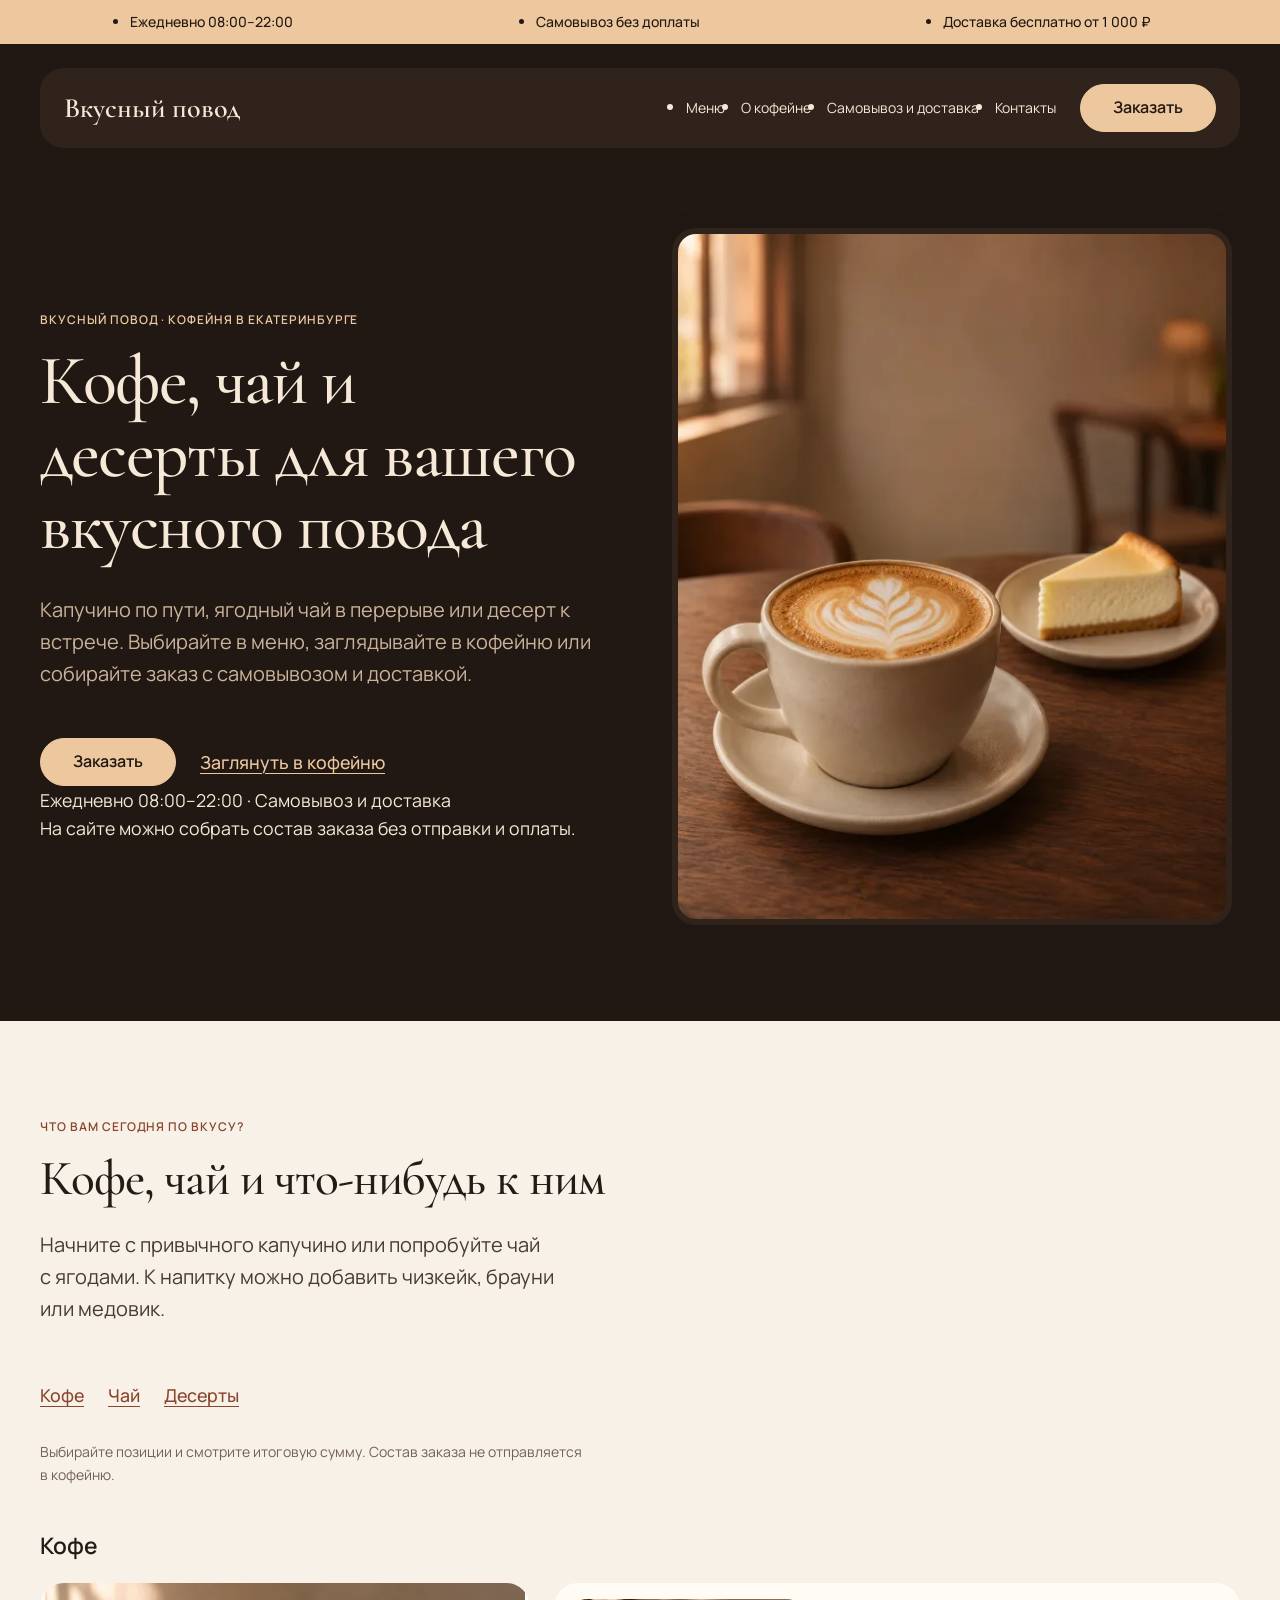
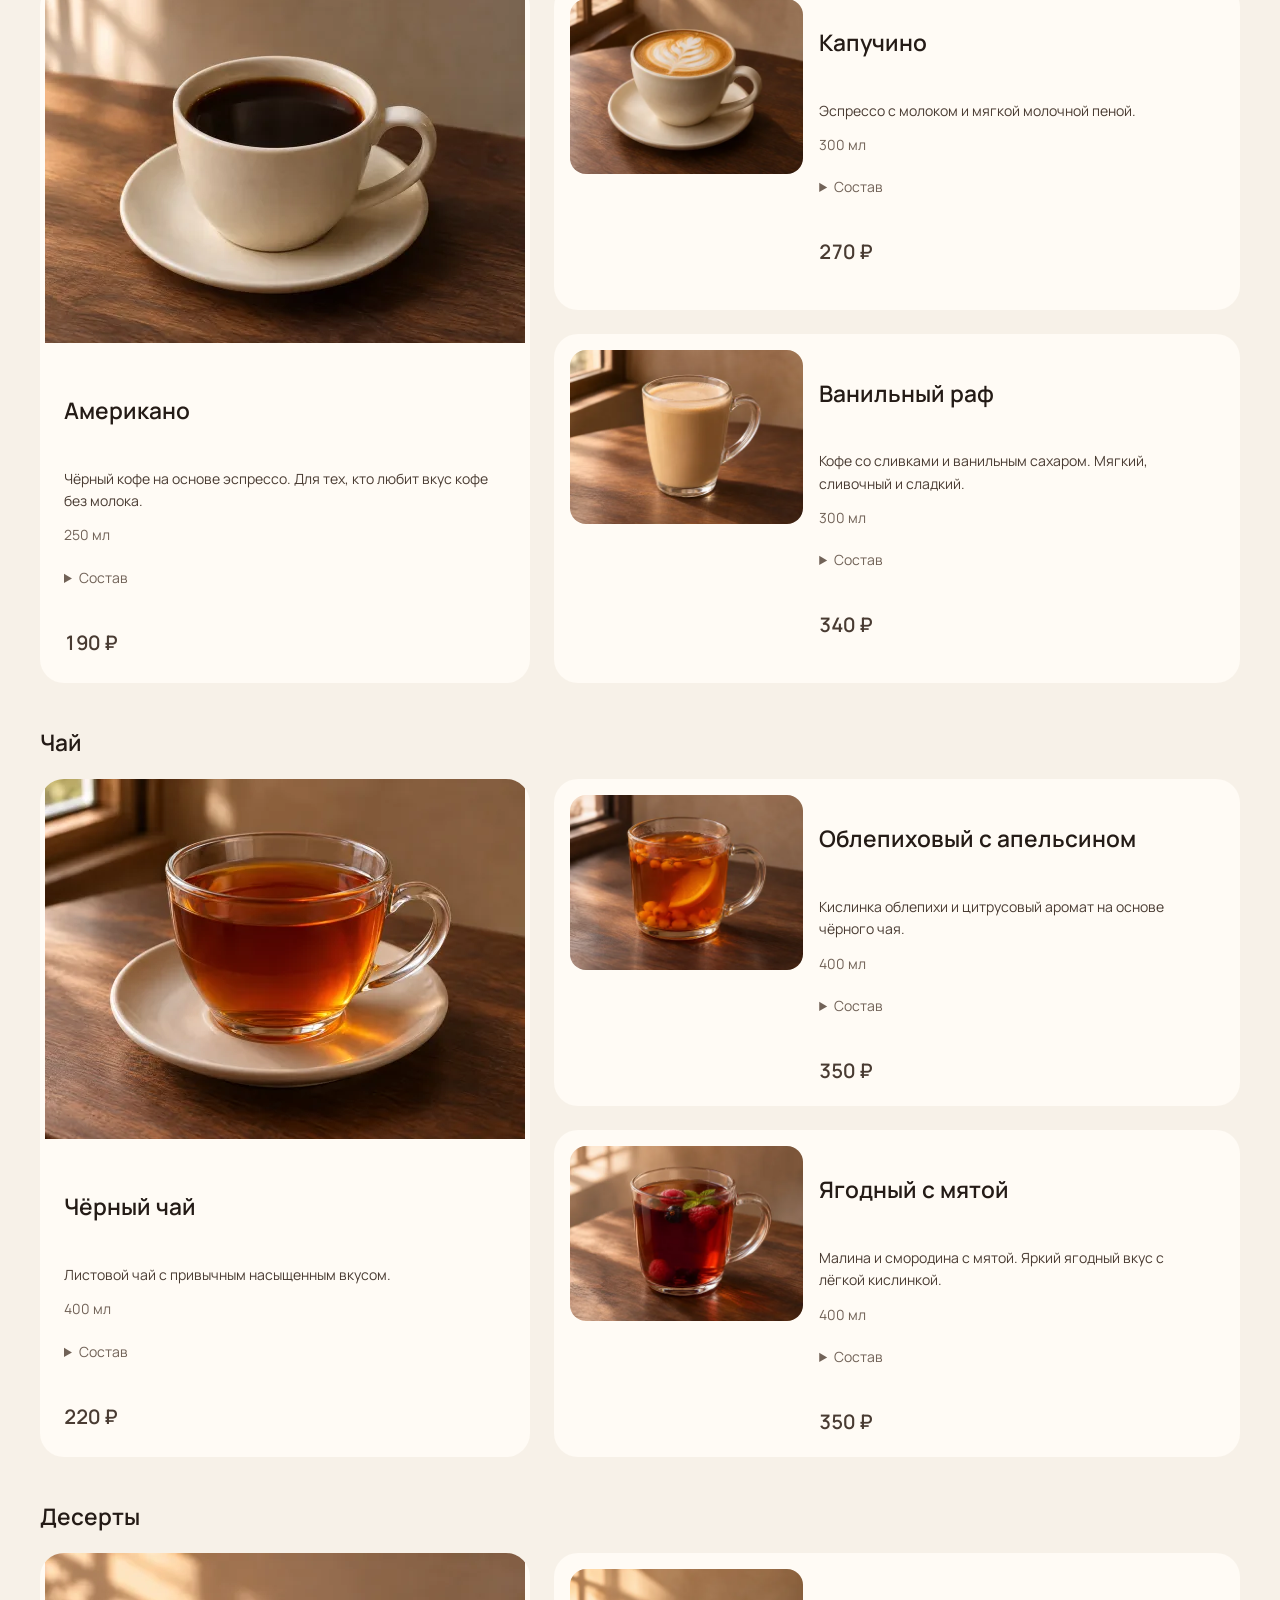
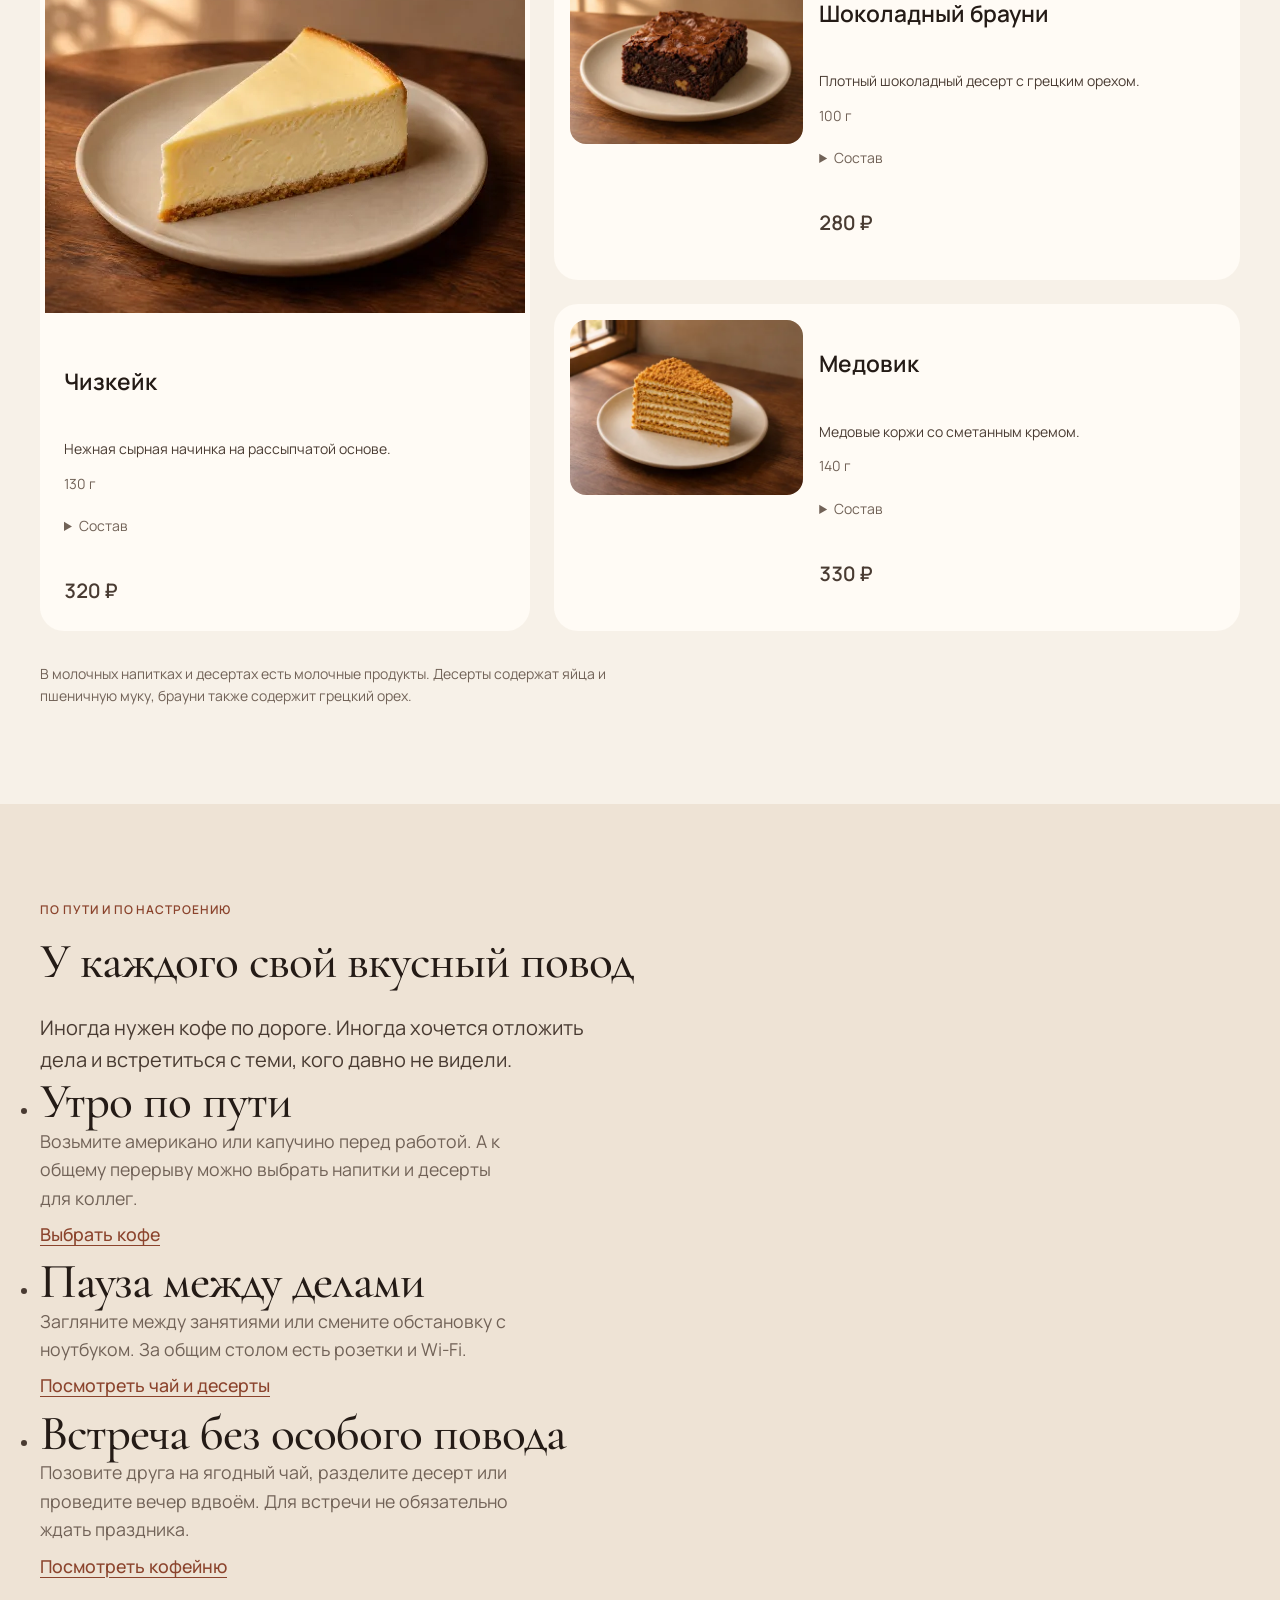
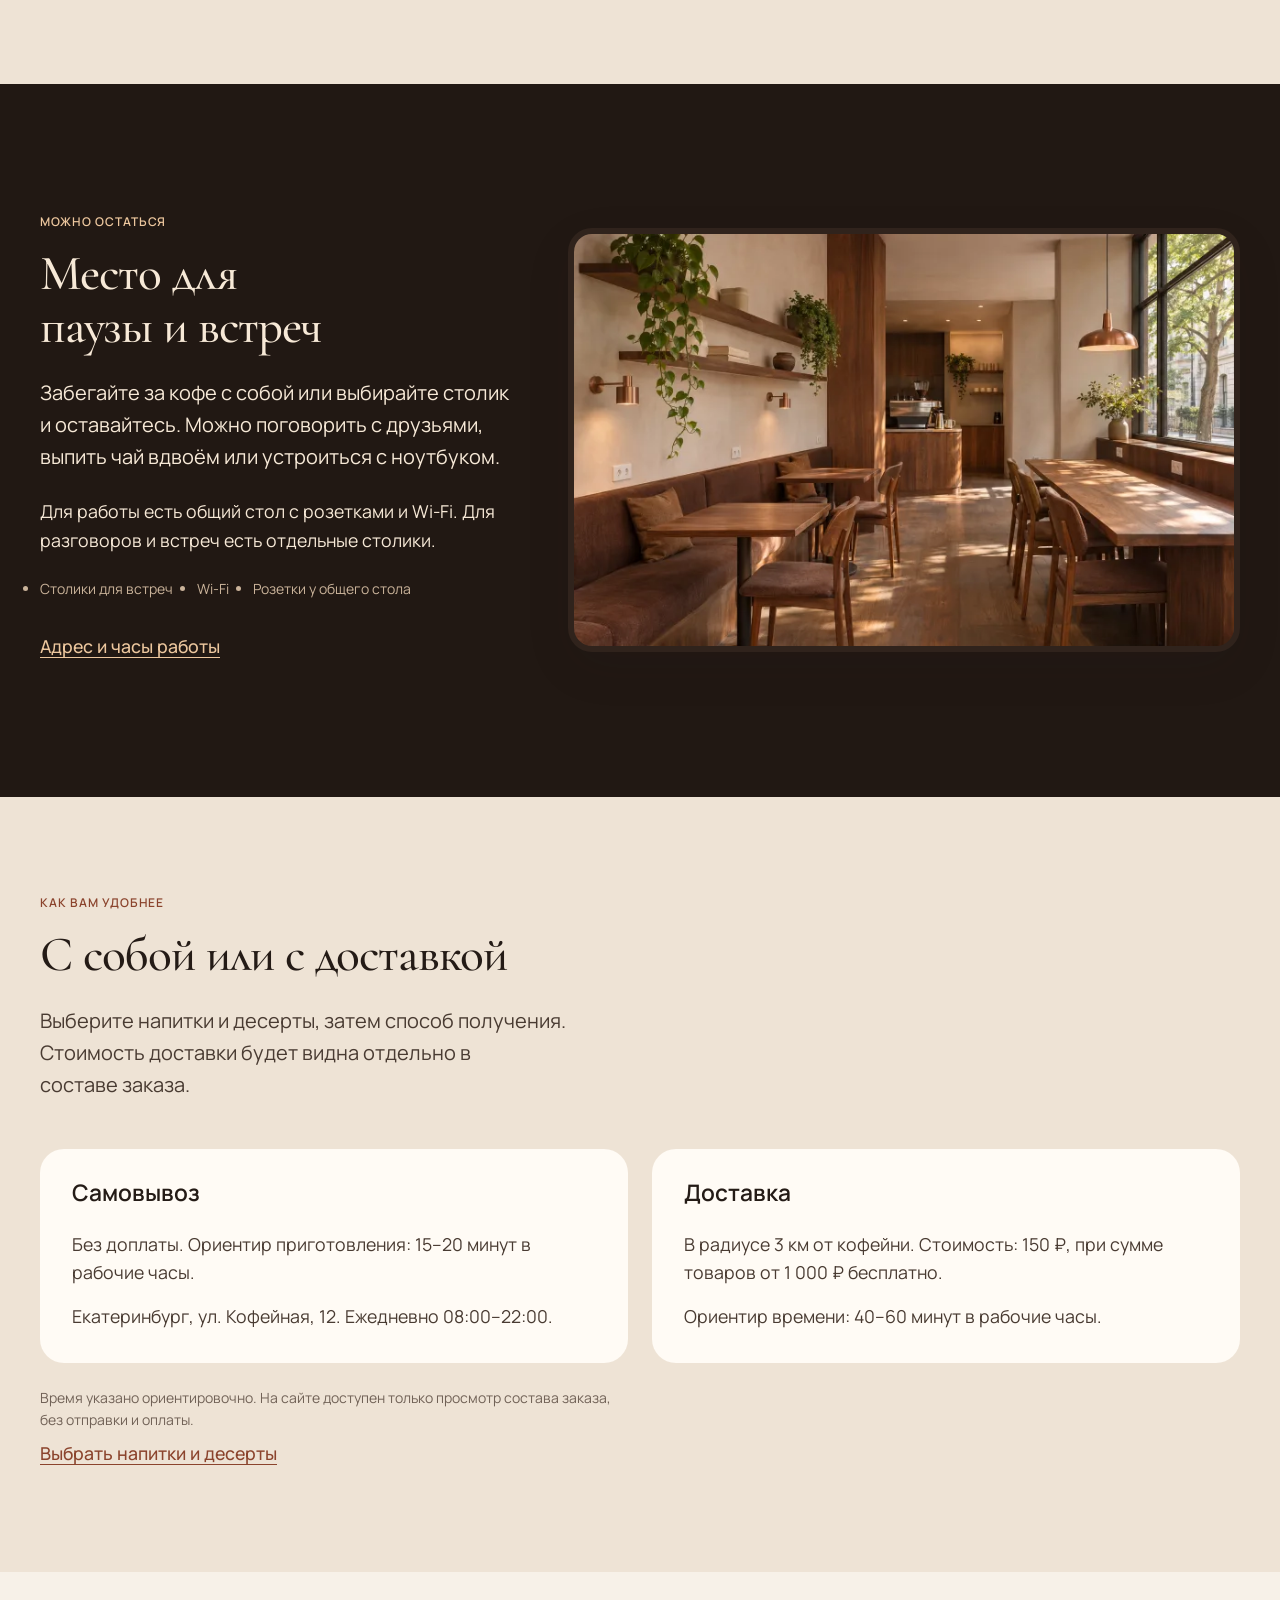
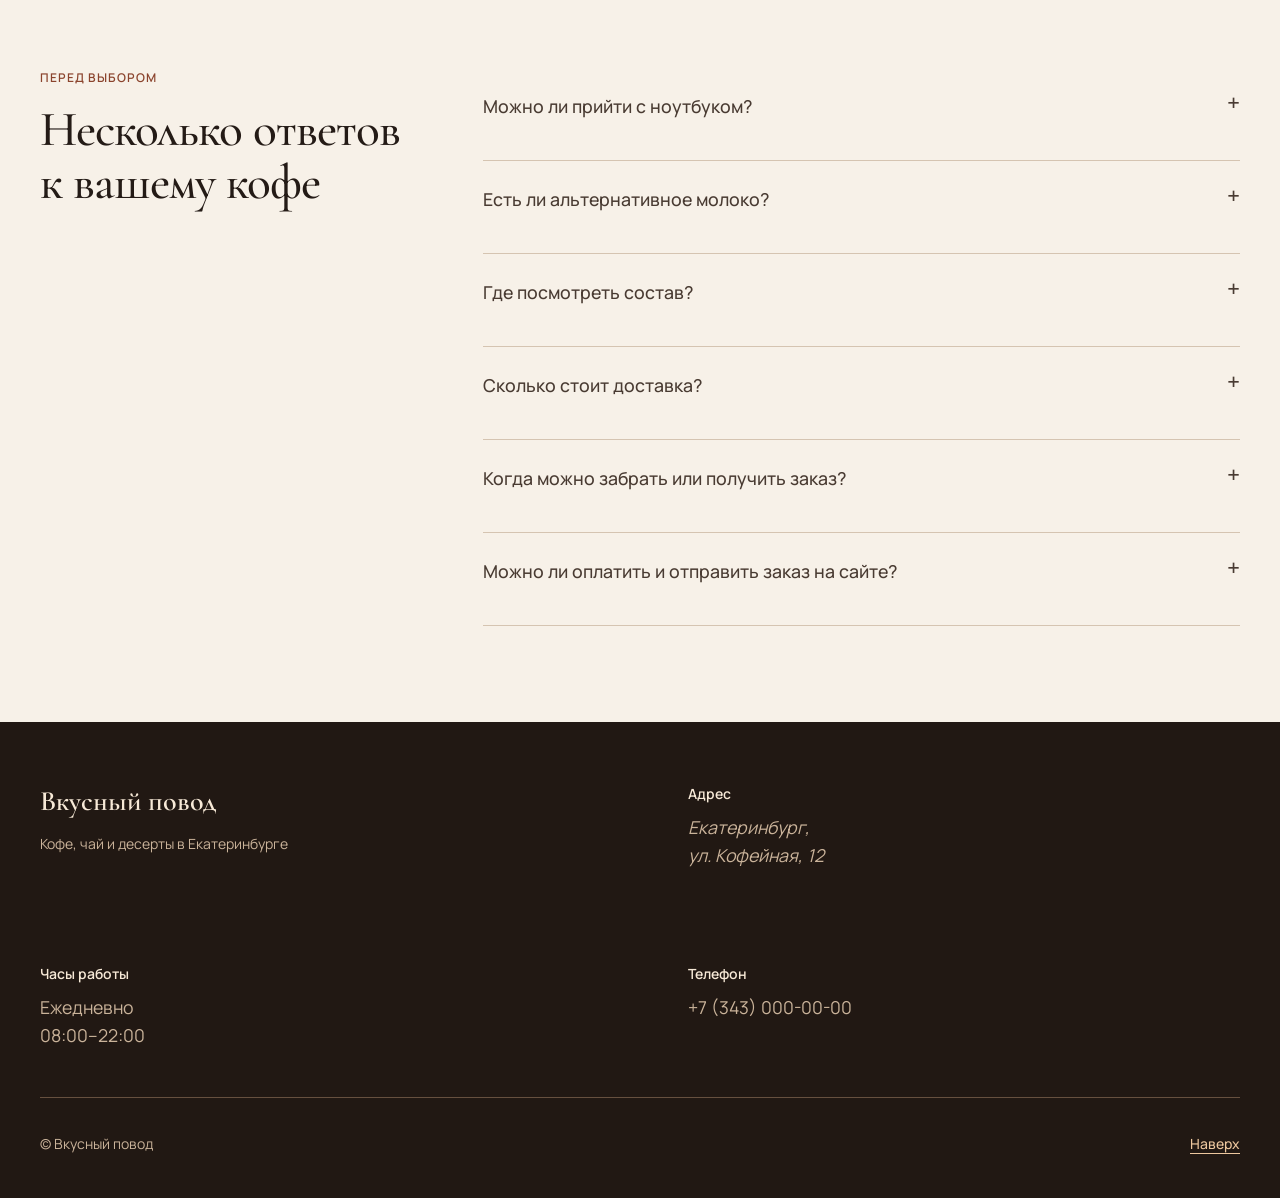
<file: index.html>
<!DOCTYPE html>
<html lang="ru">
    <head>
        <meta charset="UTF-8">
        <meta name="viewport" content="width=device-width, initial-scale=1.0">
        <meta
            name="description"
            content="Кофе от 190 ₽, авторские чаи и десерты в кофейне «Вкусный повод». Меню с ценами, самовывоз и доставка в Екатеринбурге. Соберите состав заказа на сайте.">
        <meta name="theme-color" content="#211813">
        <title>Вкусный повод | Кофе, чай и десерты в Екатеринбурге</title>
        <meta property="og:type" content="website">
        <meta property="og:site_name" content="Вкусный повод">
        <meta property="og:locale" content="ru_RU">
        <meta property="og:title" content="Вкусный повод. Кофе, чай и десерты">
        <meta
            property="og:description"
            content="Повод для утреннего кофе, перерыва и встречи. Посмотрите меню и соберите состав заказа с самовывозом или доставкой.">
        <meta property="og:image" content="assets/img/og-image.jpg">
        <meta property="og:image:type" content="image/jpeg">
        <meta property="og:image:width" content="1200">
        <meta property="og:image:height" content="630">
        <meta
            property="og:image:alt"
            content="Вкусный повод. Кофе, чай и десерты в Екатеринбурге">
        <meta name="twitter:card" content="summary_large_image">
        <script type="application/ld+json">
            {
                "@context": "https://schema.org",
                "@graph": [
                    {
                        "@type": "CafeOrCoffeeShop",
                        "name": "Вкусный повод",
                        "description": "Кофе, чай и десерты в Екатеринбурге. Самовывоз и доставка.",
                        "url": "./",
                        "image": "assets/img/hero/photo_1.webp",
                        "logo": "assets/icons/icon-512.png",
                        "address": {
                            "@type": "PostalAddress",
                            "streetAddress": "ул. Кофейная, 12",
                            "addressLocality": "Екатеринбург",
                            "addressCountry": "RU"
                        },
                        "openingHoursSpecification": [
                            {
                                "@type": "OpeningHoursSpecification",
                                "dayOfWeek": [
                                    "Monday",
                                    "Tuesday",
                                    "Wednesday",
                                    "Thursday",
                                    "Friday",
                                    "Saturday",
                                    "Sunday"
                                ],
                                "opens": "08:00",
                                "closes": "22:00"
                            }
                        ],
                        "priceRange": "190–350 ₽",
                        "hasMenu": "./#menu"
                    },
                    {
                        "@type": "FAQPage",
                        "mainEntity": [
                            {
                                "@type": "Question",
                                "name": "Можно ли прийти с ноутбуком?",
                                "acceptedAnswer": {
                                    "@type": "Answer",
                                    "text": "Да. У общего стола есть розетки и Wi-Fi. Мы открыты ежедневно с 08:00 до 22:00"
                                }
                            },
                            {
                                "@type": "Question",
                                "name": "Есть ли альтернативное молоко?",
                                "acceptedAnswer": {
                                    "@type": "Answer",
                                    "text": "В текущем меню капучино готовится на обычном молоке, раф на сливках. Замены молока и изменения рецептуры не предусмотрены"
                                }
                            },
                            {
                                "@type": "Question",
                                "name": "Где посмотреть состав?",
                                "acceptedAnswer": {
                                    "@type": "Answer",
                                    "text": "У каждой позиции в меню указан состав. Молочные напитки содержат молочные продукты. В десертах есть молочные продукты, яйца и пшеничная мука, в брауни также грецкий орех"
                                }
                            },
                            {
                                "@type": "Question",
                                "name": "Сколько стоит доставка?",
                                "acceptedAnswer": {
                                    "@type": "Answer",
                                    "text": "150 ₽ в радиусе 3 км от кофейни. При сумме товаров от 1 000 ₽ доставка бесплатная. При самовывозе доплаты нет"
                                }
                            },
                            {
                                "@type": "Question",
                                "name": "Когда можно забрать или получить заказ?",
                                "acceptedAnswer": {
                                    "@type": "Answer",
                                    "text": "Ориентир для самовывоза: 15–20 минут, для доставки: 40–60 минут в рабочие часы. Это ориентиры, а не гарантированное время. Выбор позиций на сайте не оформляет заказ"
                                }
                            },
                            {
                                "@type": "Question",
                                "name": "Можно ли оплатить и отправить заказ на сайте?",
                                "acceptedAnswer": {
                                    "@type": "Answer",
                                    "text": "Нет. Здесь можно выбрать позиции, изменить количество и посмотреть итоговую сумму. Состав не отправляется в кофейню, оплата и ввод личных данных не требуются"
                                }
                            }
                        ]
                    }
                ]
            }
        </script>
        <link
            rel="icon"
            href="assets/icons/favicon.svg?v=f28072225d"
            type="image/svg+xml"
            sizes="any">
        <link
            rel="apple-touch-icon"
            href="assets/icons/apple-touch-icon.png?v=7bb3af1282"
            sizes="180x180">
        <link rel="manifest" href="manifest.webmanifest?v=9e01f8e11c">
        <meta name="mobile-web-app-capable" content="yes">
        <meta name="apple-mobile-web-app-capable" content="yes">
        <meta name="apple-mobile-web-app-title" content="ВкусныйПовод">
        <meta name="apple-mobile-web-app-status-bar-style" content="black-translucent">
        <link
            rel="preload"
            href="assets/fonts/cormorant-garamond-cyrillic.woff2"
            as="font"
            type="font/woff2"
            crossorigin>
        <link
            rel="preload"
            href="assets/fonts/manrope-cyrillic.woff2"
            as="font"
            type="font/woff2"
            crossorigin>
        <link rel="stylesheet" href="assets/css/main.css">
        <script type="module" src="assets/js/main.js"></script>
    </head>
    <body id="top">
        <a class="skip-link" href="#main">Перейти к содержимому</a>
        <header class="site-header dark-mode" data-site-header>
            <aside
                class="announcement-bar"
                data-announcement-bar
                aria-label="Информация кофейни"
                tabindex="0"
            >
                <p class="sr-only">
                    Ежедневно 08:00–22:00. Самовывоз без доплаты. Доставка бесплатно от 1 000 ₽.
                </p>
                <div class="announcement-bar__viewport">
                    <div class="announcement-bar__track">
                        <ul class="announcement-bar__group" aria-hidden="true">
                            <li>Ежедневно 08:00–22:00</li>
                            <li>Самовывоз без доплаты</li>
                            <li>Доставка бесплатно от 1 000 ₽</li>
                        </ul>
                        <ul
                            class="announcement-bar__group announcement-bar__group--duplicate"
                            aria-hidden="true"
                        >
                            <li>Ежедневно 08:00–22:00</li>
                            <li>Самовывоз без доплаты</li>
                            <li>Доставка бесплатно от 1 000 ₽</li>
                        </ul>
                    </div>
                </div>
            </aside>
            <div class="site-header__panel">
                <div class="container">
                    <div class="site-header__inner">
                        <a class="brand" href="#top">
                            <span class="brand__name">Вкусный повод</span>
                        </a>
                        <nav
                            class="site-header__nav"
                            id="site-navigation"
                            aria-label="Основная навигация"
                            data-navigation
                        >
                            <ul class="site-header__list">
                                <li><a class="site-header__link" href="#menu">Меню</a></li>
                                <li><a class="site-header__link" href="#space">О кофейне</a></li>
                                <li>
                                    <a class="site-header__link" href="#delivery"
                                        >Самовывоз и доставка</a
                                    >
                                </li>
                                <li><a class="site-header__link" href="#contacts">Контакты</a></li>
                            </ul>
                        </nav>
                        <button
                            class="site-header__order"
                            type="button"
                            data-order-open
                            aria-haspopup="dialog"
                            aria-controls="order"
                            hidden
                        >
<svg width="24" height="24" viewBox="0 0 24 24" fill="none" stroke="currentColor" stroke-width="1.5" aria-hidden="true" focusable="false"><path d="M5 7h14l1 14H4L5 7Zm4 0V5a3 3 0 0 1 6 0v2"/></svg>
                            <span class="site-header__order-label">Корзина</span
                            ><output
                                class="site-header__count"
                                data-order-counter
                                aria-label="Позиций в заказе: 0"
                                >0</output
                            >
                        </button>
                        <a class="btn btn--primary site-header__cta" href="#menu">Заказать</a>
                        <button
                            class="site-header__toggle"
                            type="button"
                            aria-label="Открыть меню"
                            aria-expanded="false"
                            aria-controls="site-navigation"
                            data-navigation-toggle
                            data-label-open="Открыть меню"
                            data-label-close="Закрыть меню"
                            hidden
                        >
                            <svg
                                width="24"
                                height="24"
                                viewBox="0 0 24 24"
                                fill="none"
                                stroke="currentColor"
                                stroke-width="1.5"
                                aria-hidden="true"
                                focusable="false"
                            >
                                <path d="M4 7h16M4 12h16M4 17h16" />
                            </svg>
                        </button>
                    </div>
                </div>
            </div>
        </header>
        <div
            class="site-header__spacer dark-mode"
            data-header-spacer
            aria-hidden="true"
            hidden
        ></div>
        <main id="main" tabindex="-1">
            <section class="hero dark-mode" id="welcome" aria-labelledby="hero-title">
                <div class="container hero__inner">
                    <div class="hero__copy">
                        <p class="section__eyebrow">Вкусный повод · кофейня в Екатеринбурге</p>
                        <h1 class="hero__title" id="hero-title">
                            Кофе, чай и десерты для вашего вкусного повода
                        </h1>
                        <p class="hero__lead">
                            Капучино по пути, ягодный чай в перерыве или десерт к встрече. Выбирайте
                            в меню, заглядывайте в кофейню или собирайте заказ с самовывозом и
                            доставкой.
                        </p>
                        <div class="hero__actions">
                            <a class="btn btn--primary" href="#menu">Заказать</a
                            ><a class="text-link" href="#space">Заглянуть в кофейню</a>
                        </div>
                        <p class="hero__facts">Ежедневно 08:00–22:00 · Самовывоз и доставка</p>
                        <p class="hero__note">
                            На сайте можно собрать состав заказа без отправки и оплаты.
                        </p>
                    </div>
                    <figure class="hero__visual media-frame">
                        <img
                            class="media-frame__image"
                            src="assets/img/hero/photo_1.webp"
                            srcset="
                                assets/img/hero/photo_1.webp    1x,
                                assets/img/hero/photo_1@2x.webp 2x
                            "
                            width="560"
                            height="700"
                            alt="Капучино и чизкейк на деревянном столе"
                            loading="eager"
                            fetchpriority="high">
                    </figure>
                </div>
            </section>
            <section class="section menu" id="menu" aria-labelledby="menu-title">
                <div class="container">
                    <div class="menu__intro">
                        <div>
                            <p class="section__eyebrow">Что вам сегодня по вкусу?</p>
                            <h2
                                class="section__title"
                                id="menu-title"
                                data-order-menu-focus
                                tabindex="-1"
                            >
                                Кофе, чай и что-нибудь к ним
                            </h2>
                            <p class="section__lead">
                                Начните с привычного капучино или попробуйте чай с ягодами. К
                                напитку можно добавить чизкейк, брауни или медовик.
                            </p>
                        </div>
                    </div>
                    <nav class="menu__categories" aria-label="Категории меню">
                        <a class="text-link" href="#coffee">Кофе</a
                        ><a class="text-link" href="#tea">Чай</a
                        ><a class="text-link" href="#desserts">Десерты</a>
                    </nav>
                    <p class="menu__note">
                        Выбирайте позиции и смотрите итоговую сумму. Состав заказа не отправляется в
                        кофейню.
                    </p>
                    <noscript
                        ><p class="menu__note">
                            Для выбора позиций включите JavaScript. Меню, составы и цены доступны
                            без него.
                        </p></noscript
                    >
                    <div class="menu__category" id="coffee">
                        <h3 class="menu__category-title">Кофе</h3>
                        <ul class="menu__products">
                            <li
                                class="product-card product-card--featured"
                                data-product="americano"
                            >
                                <img
                                    class="product-card__image"
                                    src="assets/img/menu/photo_1.webp"
                                    srcset="
                                        assets/img/menu/photo_1.webp    1x,
                                        assets/img/menu/photo_1@2x.webp 2x
                                    "
                                    width="480"
                                    height="360"
                                    alt="Американо в керамической чашке"
                                    loading="lazy">
                                <article
                                    class="product-card__body"
                                    aria-labelledby="product-americano"
                                >
                                    <h4
                                        class="product-card__title"
                                        id="product-americano"
                                        data-product-name
                                    >
                                        Американо
                                    </h4>
                                    <p class="product-card__description">
                                        Чёрный кофе на основе эспрессо. Для тех, кто любит вкус кофе
                                        без молока.
                                    </p>
                                    <p class="product-card__portion">250 мл</p>
                                    <details class="product-card__ingredients">
                                        <summary>Состав</summary>
                                        <p>Эспрессо, вода.</p>
                                    </details>
                                    <div class="product-card__bottom">
                                        <data
                                            class="product-card__price"
                                            value="190"
                                            data-unit-price
                                            >190 ₽</data
                                        ><button
                                            class="btn btn--secondary"
                                            type="button"
                                            data-order-add="americano"
                                            aria-label="Добавить в заказ: Американо"
                                            hidden
                                        >
                                            Добавить
                                        </button>
                                    </div>
                                </article>
                            </li>
                            <li
                                class="product-card product-card--compact"
                                data-product="cappuccino"
                            >
                                <img
                                    class="product-card__image"
                                    src="assets/img/menu/photo_2.webp"
                                    srcset="
                                        assets/img/menu/photo_2.webp    1x,
                                        assets/img/menu/photo_2@2x.webp 2x
                                    "
                                    width="480"
                                    height="360"
                                    alt="Капучино с молочной пеной"
                                    loading="lazy">
                                <article
                                    class="product-card__body"
                                    aria-labelledby="product-cappuccino"
                                >
                                    <h4
                                        class="product-card__title"
                                        id="product-cappuccino"
                                        data-product-name
                                    >
                                        Капучино
                                    </h4>
                                    <p class="product-card__description">
                                        Эспрессо с молоком и мягкой молочной пеной.
                                    </p>
                                    <p class="product-card__portion">300 мл</p>
                                    <details class="product-card__ingredients">
                                        <summary>Состав</summary>
                                        <p>Эспрессо, молоко.</p>
                                    </details>
                                    <div class="product-card__bottom">
                                        <data
                                            class="product-card__price"
                                            value="270"
                                            data-unit-price
                                            >270 ₽</data
                                        ><button
                                            class="btn btn--secondary"
                                            type="button"
                                            data-order-add="cappuccino"
                                            aria-label="Добавить в заказ: Капучино"
                                            hidden
                                        >
                                            Добавить
                                        </button>
                                    </div>
                                </article>
                            </li>
                            <li
                                class="product-card product-card--compact"
                                data-product="vanilla-raf"
                            >
                                <img
                                    class="product-card__image"
                                    src="assets/img/menu/photo_3.webp"
                                    srcset="
                                        assets/img/menu/photo_3.webp    1x,
                                        assets/img/menu/photo_3@2x.webp 2x
                                    "
                                    width="480"
                                    height="360"
                                    alt="Ванильный раф в стеклянном стакане"
                                    loading="lazy">
                                <article
                                    class="product-card__body"
                                    aria-labelledby="product-vanilla-raf"
                                >
                                    <h4
                                        class="product-card__title"
                                        id="product-vanilla-raf"
                                        data-product-name
                                    >
                                        Ванильный раф
                                    </h4>
                                    <p class="product-card__description">
                                        Кофе со сливками и ванильным сахаром. Мягкий, сливочный и
                                        сладкий.
                                    </p>
                                    <p class="product-card__portion">300 мл</p>
                                    <details class="product-card__ingredients">
                                        <summary>Состав</summary>
                                        <p>Эспрессо, сливки, ванильный сахар.</p>
                                    </details>
                                    <div class="product-card__bottom">
                                        <data
                                            class="product-card__price"
                                            value="340"
                                            data-unit-price
                                            >340 ₽</data
                                        ><button
                                            class="btn btn--secondary"
                                            type="button"
                                            data-order-add="vanilla-raf"
                                            aria-label="Добавить в заказ: Ванильный раф"
                                            hidden
                                        >
                                            Добавить
                                        </button>
                                    </div>
                                </article>
                            </li>
                        </ul>
                    </div>
                    <div class="menu__category" id="tea">
                        <h3 class="menu__category-title">Чай</h3>
                        <ul class="menu__products">
                            <li
                                class="product-card product-card--featured"
                                data-product="black-tea"
                            >
                                <img
                                    class="product-card__image"
                                    src="assets/img/menu/photo_4.webp"
                                    srcset="
                                        assets/img/menu/photo_4.webp    1x,
                                        assets/img/menu/photo_4@2x.webp 2x
                                    "
                                    width="480"
                                    height="360"
                                    alt="Чёрный чай в прозрачной чашке"
                                    loading="lazy">
                                <article
                                    class="product-card__body"
                                    aria-labelledby="product-black-tea"
                                >
                                    <h4
                                        class="product-card__title"
                                        id="product-black-tea"
                                        data-product-name
                                    >
                                        Чёрный чай
                                    </h4>
                                    <p class="product-card__description">
                                        Листовой чай с привычным насыщенным вкусом.
                                    </p>
                                    <p class="product-card__portion">400 мл</p>
                                    <details class="product-card__ingredients">
                                        <summary>Состав</summary>
                                        <p>Чёрный листовой чай, вода.</p>
                                    </details>
                                    <div class="product-card__bottom">
                                        <data
                                            class="product-card__price"
                                            value="220"
                                            data-unit-price
                                            >220 ₽</data
                                        ><button
                                            class="btn btn--secondary"
                                            type="button"
                                            data-order-add="black-tea"
                                            aria-label="Добавить в заказ: Чёрный чай"
                                            hidden
                                        >
                                            Добавить
                                        </button>
                                    </div>
                                </article>
                            </li>
                            <li
                                class="product-card product-card--compact"
                                data-product="sea-buckthorn-tea"
                            >
                                <img
                                    class="product-card__image"
                                    src="assets/img/menu/photo_5.webp"
                                    srcset="
                                        assets/img/menu/photo_5.webp    1x,
                                        assets/img/menu/photo_5@2x.webp 2x
                                    "
                                    width="480"
                                    height="360"
                                    alt="Облепиховый чай с апельсином"
                                    loading="lazy">
                                <article
                                    class="product-card__body"
                                    aria-labelledby="product-sea-buckthorn-tea"
                                >
                                    <h4
                                        class="product-card__title"
                                        id="product-sea-buckthorn-tea"
                                        data-product-name
                                    >
                                        Облепиховый с апельсином
                                    </h4>
                                    <p class="product-card__description">
                                        Кислинка облепихи и цитрусовый аромат на основе чёрного чая.
                                    </p>
                                    <p class="product-card__portion">400 мл</p>
                                    <details class="product-card__ingredients">
                                        <summary>Состав</summary>
                                        <p>Чёрный чай, облепиха, апельсин, сахар, вода.</p>
                                    </details>
                                    <div class="product-card__bottom">
                                        <data
                                            class="product-card__price"
                                            value="350"
                                            data-unit-price
                                            >350 ₽</data
                                        ><button
                                            class="btn btn--secondary"
                                            type="button"
                                            data-order-add="sea-buckthorn-tea"
                                            aria-label="Добавить в заказ: Облепиховый с апельсином"
                                            hidden
                                        >
                                            Добавить
                                        </button>
                                    </div>
                                </article>
                            </li>
                            <li
                                class="product-card product-card--compact"
                                data-product="berry-mint-tea"
                            >
                                <img
                                    class="product-card__image"
                                    src="assets/img/menu/photo_6.webp"
                                    srcset="
                                        assets/img/menu/photo_6.webp    1x,
                                        assets/img/menu/photo_6@2x.webp 2x
                                    "
                                    width="480"
                                    height="360"
                                    alt="Ягодный чай с малиной, смородиной и мятой"
                                    loading="lazy">
                                <article
                                    class="product-card__body"
                                    aria-labelledby="product-berry-mint-tea"
                                >
                                    <h4
                                        class="product-card__title"
                                        id="product-berry-mint-tea"
                                        data-product-name
                                    >
                                        Ягодный с мятой
                                    </h4>
                                    <p class="product-card__description">
                                        Малина и смородина с мятой. Яркий ягодный вкус с лёгкой
                                        кислинкой.
                                    </p>
                                    <p class="product-card__portion">400 мл</p>
                                    <details class="product-card__ingredients">
                                        <summary>Состав</summary>
                                        <p>Чёрный чай, малина, смородина, мята, сахар, вода.</p>
                                    </details>
                                    <div class="product-card__bottom">
                                        <data
                                            class="product-card__price"
                                            value="350"
                                            data-unit-price
                                            >350 ₽</data
                                        ><button
                                            class="btn btn--secondary"
                                            type="button"
                                            data-order-add="berry-mint-tea"
                                            aria-label="Добавить в заказ: Ягодный с мятой"
                                            hidden
                                        >
                                            Добавить
                                        </button>
                                    </div>
                                </article>
                            </li>
                        </ul>
                    </div>
                    <div class="menu__category" id="desserts">
                        <h3 class="menu__category-title">Десерты</h3>
                        <ul class="menu__products">
                            <li
                                class="product-card product-card--featured"
                                data-product="cheesecake"
                            >
                                <img
                                    class="product-card__image"
                                    src="assets/img/menu/photo_7.webp"
                                    srcset="
                                        assets/img/menu/photo_7.webp    1x,
                                        assets/img/menu/photo_7@2x.webp 2x
                                    "
                                    width="480"
                                    height="360"
                                    alt="Кусочек чизкейка на светлой тарелке"
                                    loading="lazy">
                                <article
                                    class="product-card__body"
                                    aria-labelledby="product-cheesecake"
                                >
                                    <h4
                                        class="product-card__title"
                                        id="product-cheesecake"
                                        data-product-name
                                    >
                                        Чизкейк
                                    </h4>
                                    <p class="product-card__description">
                                        Нежная сырная начинка на рассыпчатой основе.
                                    </p>
                                    <p class="product-card__portion">130 г</p>
                                    <details class="product-card__ingredients">
                                        <summary>Состав</summary>
                                        <p>
                                            Сливочный сыр, сливки, яйца, пшеничная мука, сливочное
                                            масло, сахар.
                                        </p>
                                    </details>
                                    <div class="product-card__bottom">
                                        <data
                                            class="product-card__price"
                                            value="320"
                                            data-unit-price
                                            >320 ₽</data
                                        ><button
                                            class="btn btn--secondary"
                                            type="button"
                                            data-order-add="cheesecake"
                                            aria-label="Добавить в заказ: Чизкейк"
                                            hidden
                                        >
                                            Добавить
                                        </button>
                                    </div>
                                </article>
                            </li>
                            <li class="product-card product-card--compact" data-product="brownie">
                                <img
                                    class="product-card__image"
                                    src="assets/img/menu/photo_8.webp"
                                    srcset="
                                        assets/img/menu/photo_8.webp    1x,
                                        assets/img/menu/photo_8@2x.webp 2x
                                    "
                                    width="480"
                                    height="360"
                                    alt="Шоколадный брауни с грецким орехом"
                                    loading="lazy">
                                <article
                                    class="product-card__body"
                                    aria-labelledby="product-brownie"
                                >
                                    <h4
                                        class="product-card__title"
                                        id="product-brownie"
                                        data-product-name
                                    >
                                        Шоколадный брауни
                                    </h4>
                                    <p class="product-card__description">
                                        Плотный шоколадный десерт с грецким орехом.
                                    </p>
                                    <p class="product-card__portion">100 г</p>
                                    <details class="product-card__ingredients">
                                        <summary>Состав</summary>
                                        <p>
                                            Шоколад (какао, какао-масло, сахар), сливочное масло,
                                            яйца, пшеничная мука, сахар, грецкий орех.
                                        </p>
                                    </details>
                                    <div class="product-card__bottom">
                                        <data
                                            class="product-card__price"
                                            value="280"
                                            data-unit-price
                                            >280 ₽</data
                                        ><button
                                            class="btn btn--secondary"
                                            type="button"
                                            data-order-add="brownie"
                                            aria-label="Добавить в заказ: Шоколадный брауни"
                                            hidden
                                        >
                                            Добавить
                                        </button>
                                    </div>
                                </article>
                            </li>
                            <li
                                class="product-card product-card--compact"
                                data-product="honey-cake"
                            >
                                <img
                                    class="product-card__image"
                                    src="assets/img/menu/photo_9.webp"
                                    srcset="
                                        assets/img/menu/photo_9.webp    1x,
                                        assets/img/menu/photo_9@2x.webp 2x
                                    "
                                    width="480"
                                    height="360"
                                    alt="Кусочек медовика со сметанным кремом"
                                    loading="lazy">
                                <article
                                    class="product-card__body"
                                    aria-labelledby="product-honey-cake"
                                >
                                    <h4
                                        class="product-card__title"
                                        id="product-honey-cake"
                                        data-product-name
                                    >
                                        Медовик
                                    </h4>
                                    <p class="product-card__description">
                                        Медовые коржи со сметанным кремом.
                                    </p>
                                    <p class="product-card__portion">140 г</p>
                                    <details class="product-card__ingredients">
                                        <summary>Состав</summary>
                                        <p>
                                            Мёд, пшеничная мука, яйца, сливочное масло, сметана,
                                            сахар.
                                        </p>
                                    </details>
                                    <div class="product-card__bottom">
                                        <data
                                            class="product-card__price"
                                            value="330"
                                            data-unit-price
                                            >330 ₽</data
                                        ><button
                                            class="btn btn--secondary"
                                            type="button"
                                            data-order-add="honey-cake"
                                            aria-label="Добавить в заказ: Медовик"
                                            hidden
                                        >
                                            Добавить
                                        </button>
                                    </div>
                                </article>
                            </li>
                        </ul>
                    </div>
                    <div class="menu__footer">
                        <p class="section__note">
                            В молочных напитках и десертах есть молочные продукты. Десерты содержат
                            яйца и пшеничную муку, брауни также содержит грецкий орех.
                        </p>
                        <button
                            class="text-link text-link--button"
                            type="button"
                            data-order-open
                            aria-haspopup="dialog"
                            aria-controls="order"
                            hidden
                        >
                            Посмотреть состав заказа
                        </button>
                    </div>
                </div>
            </section>
            <section
                class="section section--surface occasions"
                id="occasions"
                aria-labelledby="occasions-title"
            >
                <div class="container">
                    <p class="section__eyebrow">По пути и по настроению</p>
                    <h2 class="section__title" id="occasions-title">
                        У каждого свой вкусный повод
                    </h2>
                    <p class="section__lead">
                        Иногда нужен кофе по дороге. Иногда хочется отложить дела и встретиться с
                        теми, кого давно не видели.
                    </p>
                    <ul class="occasions__list">
                        <li class="occasions__item">
                            <h3 class="occasions__title">Утро по пути</h3>
                            <div class="occasions__copy">
                                <p>
                                    Возьмите американо или капучино перед работой. А к общему
                                    перерыву можно выбрать напитки и десерты для коллег.
                                </p>
                                <a class="text-link" href="#coffee">Выбрать кофе</a>
                            </div>
                        </li>
                        <li class="occasions__item">
                            <h3 class="occasions__title">Пауза между делами</h3>
                            <div class="occasions__copy">
                                <p>
                                    Загляните между занятиями или смените обстановку с ноутбуком. За
                                    общим столом есть розетки и Wi-Fi.
                                </p>
                                <a class="text-link" href="#tea">Посмотреть чай и десерты</a>
                            </div>
                        </li>
                        <li class="occasions__item">
                            <h3 class="occasions__title">Встреча без особого повода</h3>
                            <div class="occasions__copy">
                                <p>
                                    Позовите друга на ягодный чай, разделите десерт или проведите
                                    вечер вдвоём. Для встречи не обязательно ждать праздника.
                                </p>
                                <a class="text-link" href="#space">Посмотреть кофейню</a>
                            </div>
                        </li>
                    </ul>
                </div>
            </section>
            <section class="section space dark-mode" id="space" aria-labelledby="space-title">
                <div class="container space__inner">
                    <div class="space__copy">
                        <p class="section__eyebrow">Можно остаться</p>
                        <h2 class="section__title" id="space-title">Место для паузы и встреч</h2>
                        <p class="section__lead">
                            Забегайте за кофе с собой или выбирайте столик и оставайтесь. Можно
                            поговорить с друзьями, выпить чай вдвоём или устроиться с ноутбуком.
                        </p>
                        <p>
                            Для работы есть общий стол с розетками и Wi-Fi. Для разговоров и встреч
                            есть отдельные столики.
                        </p>
                        <ul class="space__facts">
                            <li>Столики для встреч</li>
                            <li>Wi-Fi</li>
                            <li>Розетки у общего стола</li>
                        </ul>
                        <a class="text-link" href="#contacts">Адрес и часы работы</a>
                    </div>
                    <figure class="space__visual media-frame">
                        <img
                            class="media-frame__image"
                            src="assets/img/space/photo_1.webp"
                            srcset="
                                assets/img/space/photo_1.webp    1x,
                                assets/img/space/photo_1@2x.webp 2x
                            "
                            width="720"
                            height="450"
                            alt="Столики и общий стол у окна в кофейне"
                            loading="lazy">
                    </figure>
                </div>
            </section>
            <section
                class="section section--surface delivery"
                id="delivery"
                aria-labelledby="delivery-title"
            >
                <div class="container">
                    <p class="section__eyebrow">Как вам удобнее</p>
                    <h2 class="section__title" id="delivery-title">С собой или с доставкой</h2>
                    <p class="section__lead">
                        Выберите напитки и десерты, затем способ получения. Стоимость доставки будет
                        видна отдельно в составе заказа.
                    </p>
                    <div class="delivery__panels">
                        <article class="delivery__panel">
                            <h3 class="delivery__title">Самовывоз</h3>
                            <p>Без доплаты. Ориентир приготовления: 15–20 минут в рабочие часы.</p>
                            <p>Екатеринбург, ул. Кофейная, 12. Ежедневно 08:00–22:00.</p>
                        </article>
                        <article class="delivery__panel">
                            <h3 class="delivery__title">Доставка</h3>
                            <p>
                                В радиусе 3 км от кофейни. Стоимость: 150 ₽, при сумме товаров от 1
                                000 ₽ бесплатно.
                            </p>
                            <p>Ориентир времени: 40–60 минут в рабочие часы.</p>
                        </article>
                    </div>
                    <p class="section__note delivery__note">
                        Время указано ориентировочно. На сайте доступен только просмотр состава
                        заказа, без отправки и оплаты.
                    </p>
                    <a class="text-link" href="#menu">Выбрать напитки и десерты</a>
                </div>
            </section>
            <section class="section faq" id="faq" aria-labelledby="faq-title">
                <div class="container faq__inner">
                    <div>
                        <p class="section__eyebrow">Перед выбором</p>
                        <h2 class="section__title" id="faq-title">
                            Несколько ответов к вашему кофе
                        </h2>
                    </div>
                    <div class="faq__list">
                        <details class="faq__item">
                            <summary class="faq__question">Можно ли прийти с ноутбуком?</summary>
                            <p class="faq__answer">
                                Да. У общего стола есть розетки и Wi-Fi. Мы открыты ежедневно с
                                08:00 до 22:00
                            </p>
                        </details>
                        <details class="faq__item">
                            <summary class="faq__question">Есть ли альтернативное молоко?</summary>
                            <p class="faq__answer">
                                В текущем меню капучино готовится на обычном молоке, раф на сливках.
                                Замены молока и изменения рецептуры не предусмотрены
                            </p>
                        </details>
                        <details class="faq__item">
                            <summary class="faq__question">Где посмотреть состав?</summary>
                            <p class="faq__answer">
                                У каждой позиции в меню указан состав. Молочные напитки содержат
                                молочные продукты. В десертах есть молочные продукты, яйца и
                                пшеничная мука, в брауни также грецкий орех
                            </p>
                        </details>
                        <details class="faq__item">
                            <summary class="faq__question">Сколько стоит доставка?</summary>
                            <p class="faq__answer">
                                150 ₽ в радиусе 3 км от кофейни. При сумме товаров от 1 000 ₽
                                доставка бесплатная. При самовывозе доплаты нет
                            </p>
                        </details>
                        <details class="faq__item">
                            <summary class="faq__question">
                                Когда можно забрать или получить заказ?
                            </summary>
                            <p class="faq__answer">
                                Ориентир для самовывоза: 15–20 минут, для доставки: 40–60 минут в
                                рабочие часы. Это ориентиры, а не гарантированное время. Выбор
                                позиций на сайте не оформляет заказ
                            </p>
                        </details>
                        <details class="faq__item">
                            <summary class="faq__question">
                                Можно ли оплатить и отправить заказ на сайте?
                            </summary>
                            <p class="faq__answer">
                                Нет. Здесь можно выбрать позиции, изменить количество и посмотреть
                                итоговую сумму. Состав не отправляется в кофейню, оплата и ввод
                                личных данных не требуются
                            </p>
                        </details>
                    </div>
                </div>
            </section>
        </main>
        <footer class="site-footer dark-mode" id="contacts">
            <div class="container">
                <div class="site-footer__inner">
                    <div>
                        <a class="brand" href="#top"
                            ><span class="brand__name">Вкусный повод</span></a
                        >
                        <p class="site-footer__caption">Кофе, чай и десерты в Екатеринбурге</p>
                    </div>
                    <div>
                        <h2 class="site-footer__title">Адрес</h2>
                        <address>Екатеринбург,<br>ул. Кофейная, 12</address>
                    </div>
                    <div>
                        <h2 class="site-footer__title">Часы работы</h2>
                        <p>Ежедневно<br>08:00–22:00</p>
                    </div>
                    <div>
                        <h2 class="site-footer__title">Телефон</h2>
                        <p>+7 (343) 000-00-00</p>
                    </div>
                </div>
                <div class="site-footer__bottom">
                    <p>© Вкусный повод</p>
                    <a class="text-link" href="#top">Наверх</a>
                </div>
            </div>
        </footer>
        <dialog
            class="order-preview"
            id="order"
            aria-labelledby="order-title"
            data-order-preview
            data-label-delivery="Доставка"
            data-label-pickup="Самовывоз"
            data-hint-pickup="Самовывоз без доплаты."
            data-hint-empty="Добавьте позиции, чтобы рассчитать доставку."
            data-hint-paid="Доставка в радиусе 3 км: 150 ₽."
            data-hint-free="Доставка бесплатная: сумма товаров от 1 000 ₽."
            data-counter-label="Позиций в заказе: {количество}"
            data-message-added="Добавлено: {название}"
            data-message-changed="Количество изменено: {название}, {количество}"
            data-message-removed="Удалено: {название}"
            data-delivery-fee="150"
            data-free-delivery-from="1000"
            data-order-drawer
        >
            <div class="order-preview__header">
                <div class="order-preview__heading">
                    <p class="order-preview__eyebrow">Вкусный повод</p>
                    <h2 class="order-preview__title" id="order-title">Ваша корзина</h2>
                </div>
                <button
                    class="order-preview__close"
                    type="button"
                    aria-label="Закрыть корзину"
                    data-order-close
                    autofocus
                >
                    <svg
                        width="24"
                        height="24"
                        viewBox="0 0 24 24"
                        fill="none"
                        stroke="currentColor"
                        stroke-width="1.5"
                        aria-hidden="true"
                        focusable="false"
                    >
                        <path d="m6 6 12 12M6 18 18 6" />
                    </svg>
                </button>
            </div>
            <div class="order-preview__content">
                <div class="order-preview__empty" data-order-empty>
                    <h3>Здесь появится ваш вкусный повод</h3>
                    <p>Добавьте напиток или десерт из меню, чтобы посмотреть состав и сумму.</p>
                    <a
                        class="btn btn--primary"
                        href="#menu"
                        data-order-empty-link
                        data-order-dismiss
                        >Перейти к меню</a
                    >
                </div>
                <ul class="order-preview__items" aria-label="Выбранные позиции" data-order-items>
                    <li class="order-preview__row" data-order-row="americano" hidden>
                        <img
                            class="order-preview__image"
                            src="assets/img/order/photo_1.webp"
                            srcset="
                                assets/img/order/photo_1.webp    1x,
                                assets/img/order/photo_1@2x.webp 2x
                            "
                            width="80"
                            height="80"
                            alt="Американо"
                            loading="lazy">
                        <div class="order-preview__details">
                            <h3 class="order-preview__name">Американо</h3>
                            <p class="order-preview__portion">250 мл</p>
                            <p class="order-preview__unit">Цена за штуку: 190 ₽</p>
                            <span class="order-preview__line-total" data-order-line-total>0 ₽</span>
                        </div>
                        <div class="order-preview__actions">
                            <div class="order-preview__quantity">
                                <button
                                    class="order-preview__step"
                                    type="button"
                                    data-order-decrease="americano"
                                    aria-label="Уменьшить количество: Американо"
                                >
                                    −</button
                                ><span class="order-preview__count" data-order-quantity>0</span
                                ><button
                                    class="order-preview__step"
                                    type="button"
                                    data-order-increase="americano"
                                    aria-label="Увеличить количество: Американо"
                                >
                                    +
                                </button>
                            </div>
                            <button
                                class="order-preview__remove"
                                type="button"
                                data-order-remove="americano"
                                aria-label="Удалить из заказа: Американо"
                            >
                                Удалить
                            </button>
                        </div>
                    </li>
                    <li class="order-preview__row" data-order-row="cappuccino" hidden>
                        <img
                            class="order-preview__image"
                            src="assets/img/order/photo_2.webp"
                            srcset="
                                assets/img/order/photo_2.webp    1x,
                                assets/img/order/photo_2@2x.webp 2x
                            "
                            width="80"
                            height="80"
                            alt="Капучино"
                            loading="lazy">
                        <div class="order-preview__details">
                            <h3 class="order-preview__name">Капучино</h3>
                            <p class="order-preview__portion">300 мл</p>
                            <p class="order-preview__unit">Цена за штуку: 270 ₽</p>
                            <span class="order-preview__line-total" data-order-line-total>0 ₽</span>
                        </div>
                        <div class="order-preview__actions">
                            <div class="order-preview__quantity">
                                <button
                                    class="order-preview__step"
                                    type="button"
                                    data-order-decrease="cappuccino"
                                    aria-label="Уменьшить количество: Капучино"
                                >
                                    −</button
                                ><span class="order-preview__count" data-order-quantity>0</span
                                ><button
                                    class="order-preview__step"
                                    type="button"
                                    data-order-increase="cappuccino"
                                    aria-label="Увеличить количество: Капучино"
                                >
                                    +
                                </button>
                            </div>
                            <button
                                class="order-preview__remove"
                                type="button"
                                data-order-remove="cappuccino"
                                aria-label="Удалить из заказа: Капучино"
                            >
                                Удалить
                            </button>
                        </div>
                    </li>
                    <li class="order-preview__row" data-order-row="vanilla-raf" hidden>
                        <img
                            class="order-preview__image"
                            src="assets/img/order/photo_3.webp"
                            srcset="
                                assets/img/order/photo_3.webp    1x,
                                assets/img/order/photo_3@2x.webp 2x
                            "
                            width="80"
                            height="80"
                            alt="Ванильный раф"
                            loading="lazy">
                        <div class="order-preview__details">
                            <h3 class="order-preview__name">Ванильный раф</h3>
                            <p class="order-preview__portion">300 мл</p>
                            <p class="order-preview__unit">Цена за штуку: 340 ₽</p>
                            <span class="order-preview__line-total" data-order-line-total>0 ₽</span>
                        </div>
                        <div class="order-preview__actions">
                            <div class="order-preview__quantity">
                                <button
                                    class="order-preview__step"
                                    type="button"
                                    data-order-decrease="vanilla-raf"
                                    aria-label="Уменьшить количество: Ванильный раф"
                                >
                                    −</button
                                ><span class="order-preview__count" data-order-quantity>0</span
                                ><button
                                    class="order-preview__step"
                                    type="button"
                                    data-order-increase="vanilla-raf"
                                    aria-label="Увеличить количество: Ванильный раф"
                                >
                                    +
                                </button>
                            </div>
                            <button
                                class="order-preview__remove"
                                type="button"
                                data-order-remove="vanilla-raf"
                                aria-label="Удалить из заказа: Ванильный раф"
                            >
                                Удалить
                            </button>
                        </div>
                    </li>
                    <li class="order-preview__row" data-order-row="black-tea" hidden>
                        <img
                            class="order-preview__image"
                            src="assets/img/order/photo_4.webp"
                            srcset="
                                assets/img/order/photo_4.webp    1x,
                                assets/img/order/photo_4@2x.webp 2x
                            "
                            width="80"
                            height="80"
                            alt="Чёрный чай"
                            loading="lazy">
                        <div class="order-preview__details">
                            <h3 class="order-preview__name">Чёрный чай</h3>
                            <p class="order-preview__portion">400 мл</p>
                            <p class="order-preview__unit">Цена за штуку: 220 ₽</p>
                            <span class="order-preview__line-total" data-order-line-total>0 ₽</span>
                        </div>
                        <div class="order-preview__actions">
                            <div class="order-preview__quantity">
                                <button
                                    class="order-preview__step"
                                    type="button"
                                    data-order-decrease="black-tea"
                                    aria-label="Уменьшить количество: Чёрный чай"
                                >
                                    −</button
                                ><span class="order-preview__count" data-order-quantity>0</span
                                ><button
                                    class="order-preview__step"
                                    type="button"
                                    data-order-increase="black-tea"
                                    aria-label="Увеличить количество: Чёрный чай"
                                >
                                    +
                                </button>
                            </div>
                            <button
                                class="order-preview__remove"
                                type="button"
                                data-order-remove="black-tea"
                                aria-label="Удалить из заказа: Чёрный чай"
                            >
                                Удалить
                            </button>
                        </div>
                    </li>
                    <li class="order-preview__row" data-order-row="sea-buckthorn-tea" hidden>
                        <img
                            class="order-preview__image"
                            src="assets/img/order/photo_5.webp"
                            srcset="
                                assets/img/order/photo_5.webp    1x,
                                assets/img/order/photo_5@2x.webp 2x
                            "
                            width="80"
                            height="80"
                            alt="Облепиховый с апельсином"
                            loading="lazy">
                        <div class="order-preview__details">
                            <h3 class="order-preview__name">Облепиховый с апельсином</h3>
                            <p class="order-preview__portion">400 мл</p>
                            <p class="order-preview__unit">Цена за штуку: 350 ₽</p>
                            <span class="order-preview__line-total" data-order-line-total>0 ₽</span>
                        </div>
                        <div class="order-preview__actions">
                            <div class="order-preview__quantity">
                                <button
                                    class="order-preview__step"
                                    type="button"
                                    data-order-decrease="sea-buckthorn-tea"
                                    aria-label="Уменьшить количество: Облепиховый с апельсином"
                                >
                                    −</button
                                ><span class="order-preview__count" data-order-quantity>0</span
                                ><button
                                    class="order-preview__step"
                                    type="button"
                                    data-order-increase="sea-buckthorn-tea"
                                    aria-label="Увеличить количество: Облепиховый с апельсином"
                                >
                                    +
                                </button>
                            </div>
                            <button
                                class="order-preview__remove"
                                type="button"
                                data-order-remove="sea-buckthorn-tea"
                                aria-label="Удалить из заказа: Облепиховый с апельсином"
                            >
                                Удалить
                            </button>
                        </div>
                    </li>
                    <li class="order-preview__row" data-order-row="berry-mint-tea" hidden>
                        <img
                            class="order-preview__image"
                            src="assets/img/order/photo_6.webp"
                            srcset="
                                assets/img/order/photo_6.webp    1x,
                                assets/img/order/photo_6@2x.webp 2x
                            "
                            width="80"
                            height="80"
                            alt="Ягодный с мятой"
                            loading="lazy">
                        <div class="order-preview__details">
                            <h3 class="order-preview__name">Ягодный с мятой</h3>
                            <p class="order-preview__portion">400 мл</p>
                            <p class="order-preview__unit">Цена за штуку: 350 ₽</p>
                            <span class="order-preview__line-total" data-order-line-total>0 ₽</span>
                        </div>
                        <div class="order-preview__actions">
                            <div class="order-preview__quantity">
                                <button
                                    class="order-preview__step"
                                    type="button"
                                    data-order-decrease="berry-mint-tea"
                                    aria-label="Уменьшить количество: Ягодный с мятой"
                                >
                                    −</button
                                ><span class="order-preview__count" data-order-quantity>0</span
                                ><button
                                    class="order-preview__step"
                                    type="button"
                                    data-order-increase="berry-mint-tea"
                                    aria-label="Увеличить количество: Ягодный с мятой"
                                >
                                    +
                                </button>
                            </div>
                            <button
                                class="order-preview__remove"
                                type="button"
                                data-order-remove="berry-mint-tea"
                                aria-label="Удалить из заказа: Ягодный с мятой"
                            >
                                Удалить
                            </button>
                        </div>
                    </li>
                    <li class="order-preview__row" data-order-row="cheesecake" hidden>
                        <img
                            class="order-preview__image"
                            src="assets/img/order/photo_7.webp"
                            srcset="
                                assets/img/order/photo_7.webp    1x,
                                assets/img/order/photo_7@2x.webp 2x
                            "
                            width="80"
                            height="80"
                            alt="Чизкейк"
                            loading="lazy">
                        <div class="order-preview__details">
                            <h3 class="order-preview__name">Чизкейк</h3>
                            <p class="order-preview__portion">130 г</p>
                            <p class="order-preview__unit">Цена за штуку: 320 ₽</p>
                            <span class="order-preview__line-total" data-order-line-total>0 ₽</span>
                        </div>
                        <div class="order-preview__actions">
                            <div class="order-preview__quantity">
                                <button
                                    class="order-preview__step"
                                    type="button"
                                    data-order-decrease="cheesecake"
                                    aria-label="Уменьшить количество: Чизкейк"
                                >
                                    −</button
                                ><span class="order-preview__count" data-order-quantity>0</span
                                ><button
                                    class="order-preview__step"
                                    type="button"
                                    data-order-increase="cheesecake"
                                    aria-label="Увеличить количество: Чизкейк"
                                >
                                    +
                                </button>
                            </div>
                            <button
                                class="order-preview__remove"
                                type="button"
                                data-order-remove="cheesecake"
                                aria-label="Удалить из заказа: Чизкейк"
                            >
                                Удалить
                            </button>
                        </div>
                    </li>
                    <li class="order-preview__row" data-order-row="brownie" hidden>
                        <img
                            class="order-preview__image"
                            src="assets/img/order/photo_8.webp"
                            srcset="
                                assets/img/order/photo_8.webp    1x,
                                assets/img/order/photo_8@2x.webp 2x
                            "
                            width="80"
                            height="80"
                            alt="Шоколадный брауни"
                            loading="lazy">
                        <div class="order-preview__details">
                            <h3 class="order-preview__name">Шоколадный брауни</h3>
                            <p class="order-preview__portion">100 г</p>
                            <p class="order-preview__unit">Цена за штуку: 280 ₽</p>
                            <span class="order-preview__line-total" data-order-line-total>0 ₽</span>
                        </div>
                        <div class="order-preview__actions">
                            <div class="order-preview__quantity">
                                <button
                                    class="order-preview__step"
                                    type="button"
                                    data-order-decrease="brownie"
                                    aria-label="Уменьшить количество: Шоколадный брауни"
                                >
                                    −</button
                                ><span class="order-preview__count" data-order-quantity>0</span
                                ><button
                                    class="order-preview__step"
                                    type="button"
                                    data-order-increase="brownie"
                                    aria-label="Увеличить количество: Шоколадный брауни"
                                >
                                    +
                                </button>
                            </div>
                            <button
                                class="order-preview__remove"
                                type="button"
                                data-order-remove="brownie"
                                aria-label="Удалить из заказа: Шоколадный брауни"
                            >
                                Удалить
                            </button>
                        </div>
                    </li>
                    <li class="order-preview__row" data-order-row="honey-cake" hidden>
                        <img
                            class="order-preview__image"
                            src="assets/img/order/photo_9.webp"
                            srcset="
                                assets/img/order/photo_9.webp    1x,
                                assets/img/order/photo_9@2x.webp 2x
                            "
                            width="80"
                            height="80"
                            alt="Медовик"
                            loading="lazy">
                        <div class="order-preview__details">
                            <h3 class="order-preview__name">Медовик</h3>
                            <p class="order-preview__portion">140 г</p>
                            <p class="order-preview__unit">Цена за штуку: 330 ₽</p>
                            <span class="order-preview__line-total" data-order-line-total>0 ₽</span>
                        </div>
                        <div class="order-preview__actions">
                            <div class="order-preview__quantity">
                                <button
                                    class="order-preview__step"
                                    type="button"
                                    data-order-decrease="honey-cake"
                                    aria-label="Уменьшить количество: Медовик"
                                >
                                    −</button
                                ><span class="order-preview__count" data-order-quantity>0</span
                                ><button
                                    class="order-preview__step"
                                    type="button"
                                    data-order-increase="honey-cake"
                                    aria-label="Увеличить количество: Медовик"
                                >
                                    +
                                </button>
                            </div>
                            <button
                                class="order-preview__remove"
                                type="button"
                                data-order-remove="honey-cake"
                                aria-label="Удалить из заказа: Медовик"
                            >
                                Удалить
                            </button>
                        </div>
                    </li>
                </ul>
                <div class="order-preview__summary" data-order-summary hidden>
                    <div class="order-preview__summary-inner">
                        <fieldset
                            class="order-preview__fieldset"
                            data-order-controls
                            hidden
                            aria-describedby="delivery-hint"
                        >
                            <legend class="order-preview__legend">Способ получения</legend>
                            <div class="order-preview__choices">
                                <div class="order-preview__choice">
                                    <input
                                        id="pickup"
                                        type="radio"
                                        name="receiving"
                                        value="pickup"
                                        checked
                                        data-receiving><label for="pickup">Самовывоз</label>
                                </div>
                                <div class="order-preview__choice">
                                    <input
                                        id="courier"
                                        type="radio"
                                        name="receiving"
                                        value="delivery"
                                        data-receiving><label for="courier">Доставка</label>
                                </div>
                            </div>
                            <p class="order-preview__note" id="delivery-hint">
                                Доставка 150 ₽, от 1 000 ₽ бесплатно. Самовывоз без доплаты.
                            </p>
                        </fieldset>
                        <dl class="order-preview__calculation">
                            <div class="order-preview__calculation-row">
                                <dt>Товары</dt>
                                <dd data-order-subtotal>0 ₽</dd>
                            </div>
                            <div class="order-preview__calculation-row">
                                <dt data-order-delivery-label>Самовывоз</dt>
                                <dd data-order-delivery>0 ₽</dd>
                            </div>
                            <div
                                class="order-preview__calculation-row order-preview__calculation-row--total"
                            >
                                <dt>Итого</dt>
                                <dd>
                                    <output data-order-total aria-live="polite" aria-atomic="true"
                                        >0 ₽</output
                                    >
                                </dd>
                            </div>
                        </dl>
                        <p class="order-preview__note" data-order-delivery-hint>
                            Самовывоз без доплаты.
                        </p>
                    </div>
                </div>
                <div class="order-preview__more" data-order-more hidden>
                    <a class="text-link" href="#menu" data-order-dismiss>Добавить ещё что-нибудь</a>
                </div>
                <p class="order-preview__notice">
                    Состав заказа не отправляется в кофейню. Оплата не требуется.
                </p>
            </div>
        </dialog>
    </body>
</html>
</file>
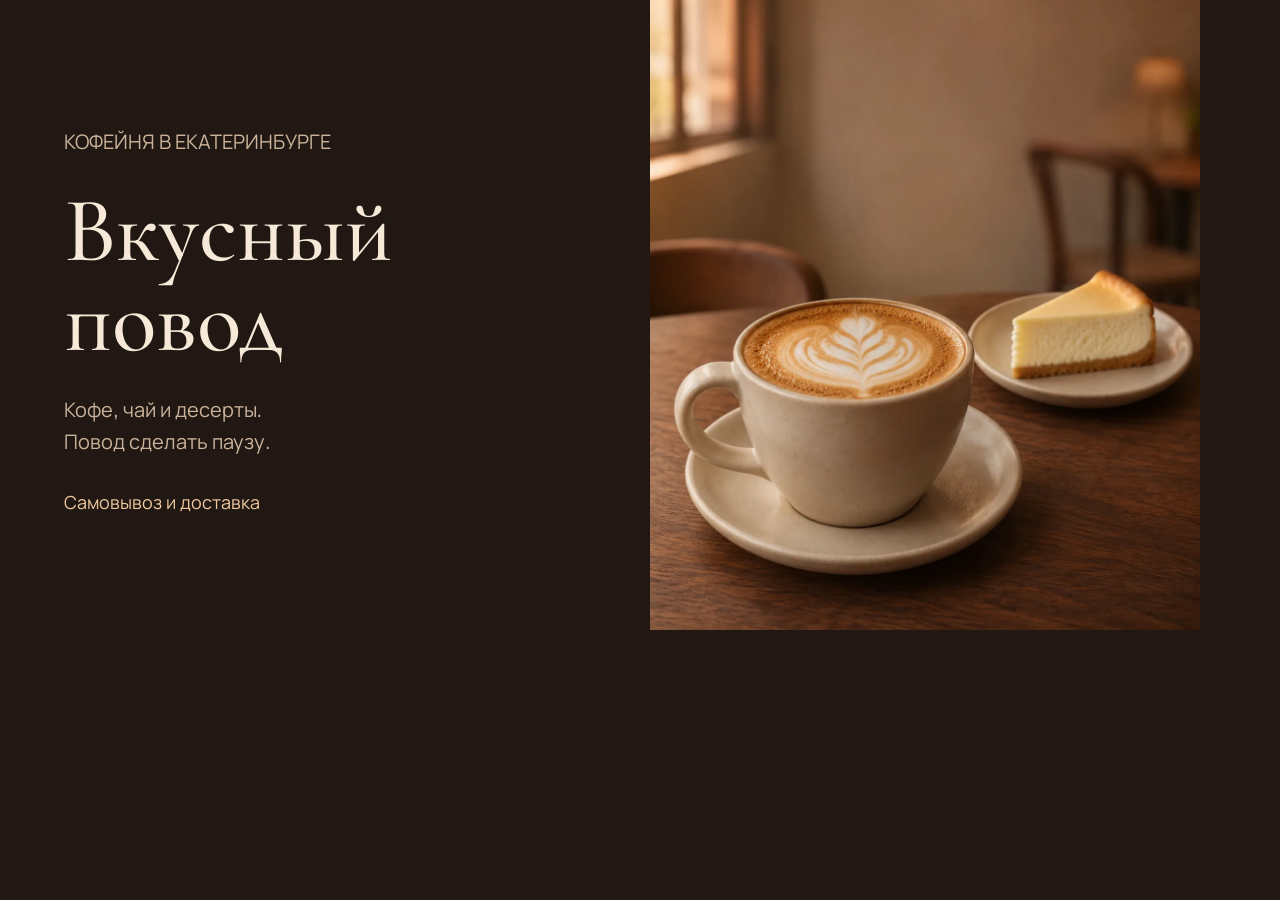
<file: docs/design/og-image/og-image.html>
<!DOCTYPE html>
<html lang="ru"><head><meta charset="UTF-8"><title>Вкусный повод: превью ссылки</title><style>
@font-face {font-family: Cormorant;src:url('../../../assets/fonts/cormorant-garamond-cyrillic.woff2')}
@font-face {font-family: Cormorant;src:url('../../../assets/fonts/cormorant-garamond-latin.woff2');unicode-range:U+0000-00FF}
@font-face {font-family: Manrope;src:url('../../../assets/fonts/manrope-cyrillic.woff2')}
*{box-sizing:border-box}html,body{width:1200px;height:630px;margin:0;overflow:hidden;background:#211813;color:#F7E9D7}
body{display:grid;grid-template-columns:650px 550px;font-family:Manrope,sans-serif}main{padding:70px 20px 60px 64px;display:flex;flex-direction:column;justify-content:center}p{font-size:20px;line-height:1.6;margin:0;color:#CAB39A}h1{font-family:Cormorant,serif;font-weight:500;font-size:92px;line-height:.98;margin:28px 0}strong{font-weight:500;color:#EDC79E}img{width:550px;height:630px;object-fit:cover}footer{margin-top:32px;font-size:18px;color:#EDC79E}
</style></head><body><main><p>КОФЕЙНЯ В ЕКАТЕРИНБУРГЕ</p><h1>Вкусный<br>повод</h1><p>Кофе, чай и десерты.<br>Повод сделать паузу.</p><footer>Самовывоз и доставка</footer></main><img src="../../../assets/img/hero/photo_1@2x.webp" width="550" height="630" alt="Капучино и чизкейк"></body></html>
</file>
<file: assets/css/main.css>
/* Точка входа: base → blocks → sections → utils. */
@import url('./base/vars.css');
@import url('./base/reset.css');
@import url('./base/base.css');
@import url('./blocks/container.css');
@import url('./blocks/skip-link.css');
@import url('./blocks/btn.css');
@import url('./blocks/brand.css');
@import url('./blocks/text-link.css');
@import url('./blocks/media-frame.css');
@import url('./blocks/section.css');
@import url('./blocks/product-card.css');
@import url('./blocks/notify.css');
@import url('./blocks/announcement-bar.css');
@import url('./blocks/password-control.css');
@import url('./blocks/password-strength.css');
@import url('./blocks/visual-editor.css');
@import url('./sections/site-header.css');
@import url('./sections/hero.css');
@import url('./sections/menu.css');
@import url('./sections/occasions.css');
@import url('./sections/space.css');
@import url('./sections/delivery.css');
@import url('./sections/reviews.css');
@import url('./sections/faq.css');
@import url('./sections/order-preview.css');
@import url('./sections/site-footer.css');
@import url('./sections/admin.css');
@import url('./sections/checkout.css');
@import url('./sections/orders.css');
@import url('./utils/sr-only.css');
</file>
